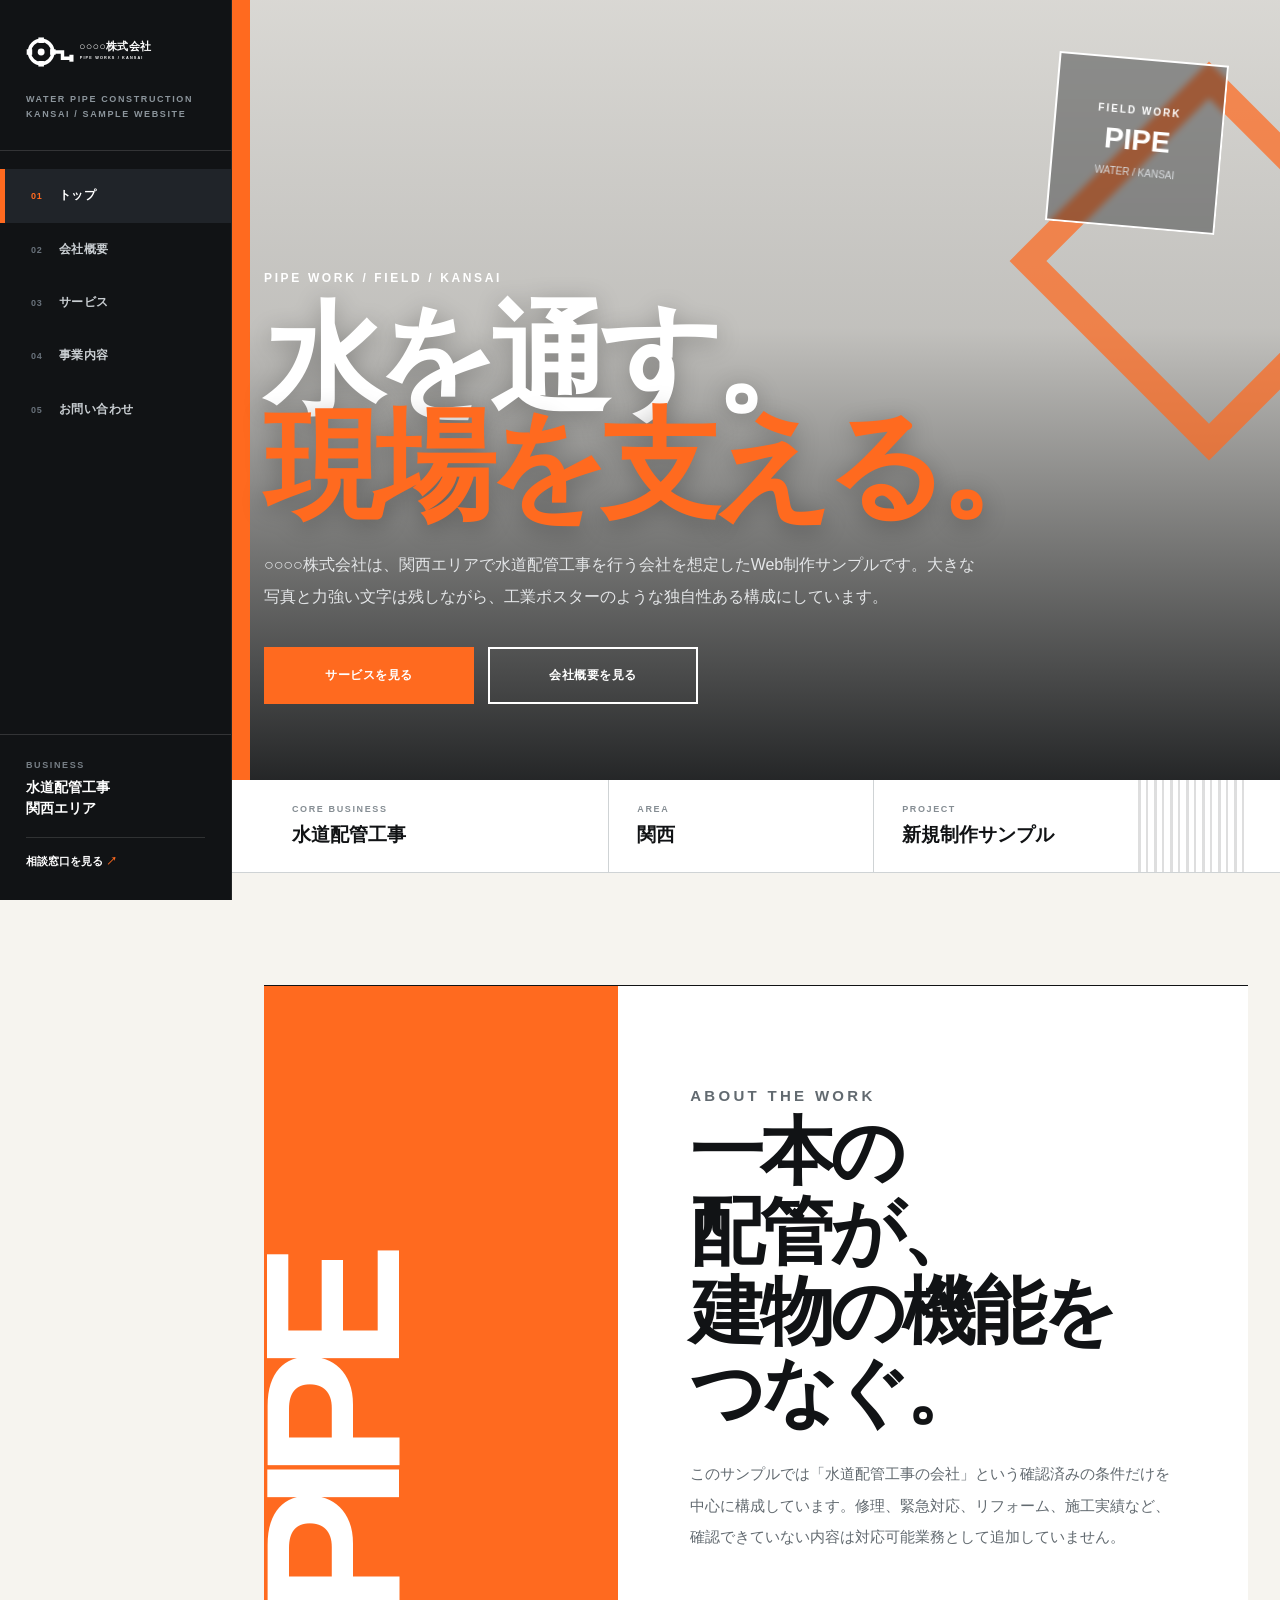
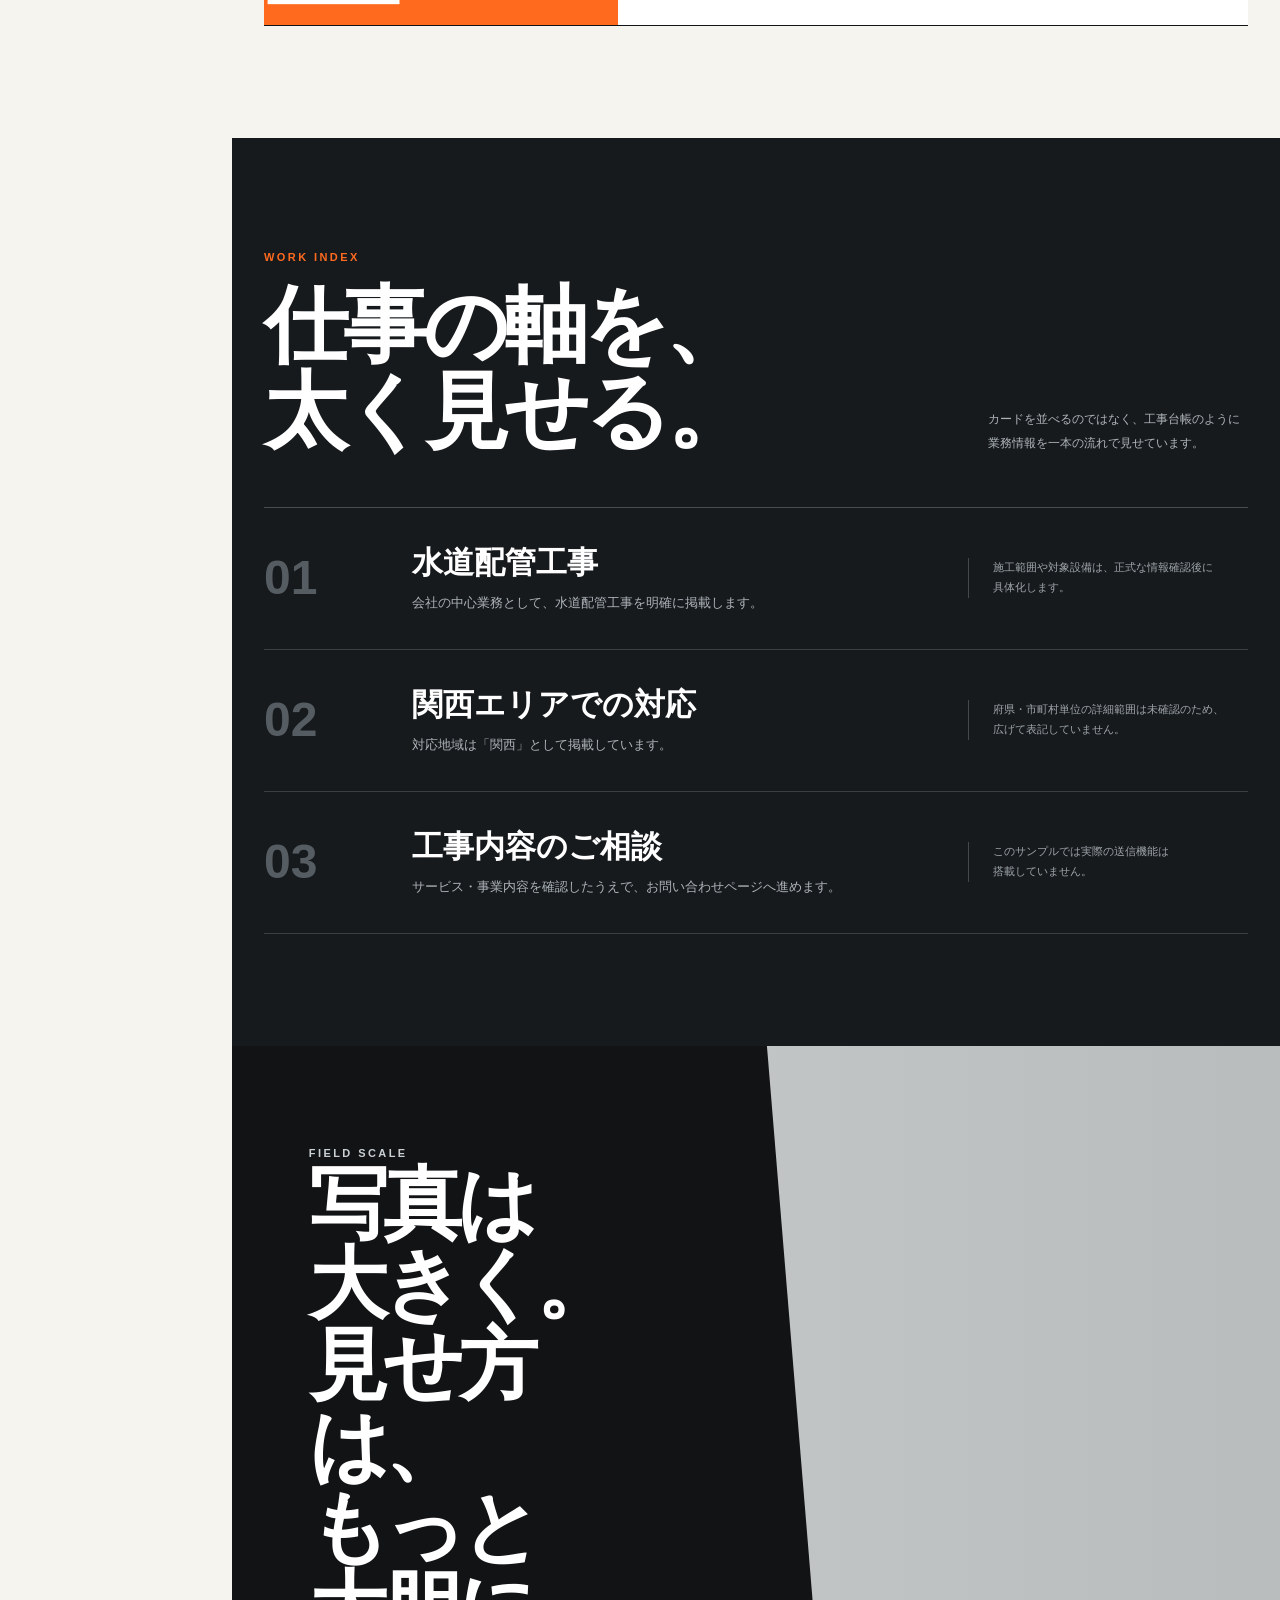
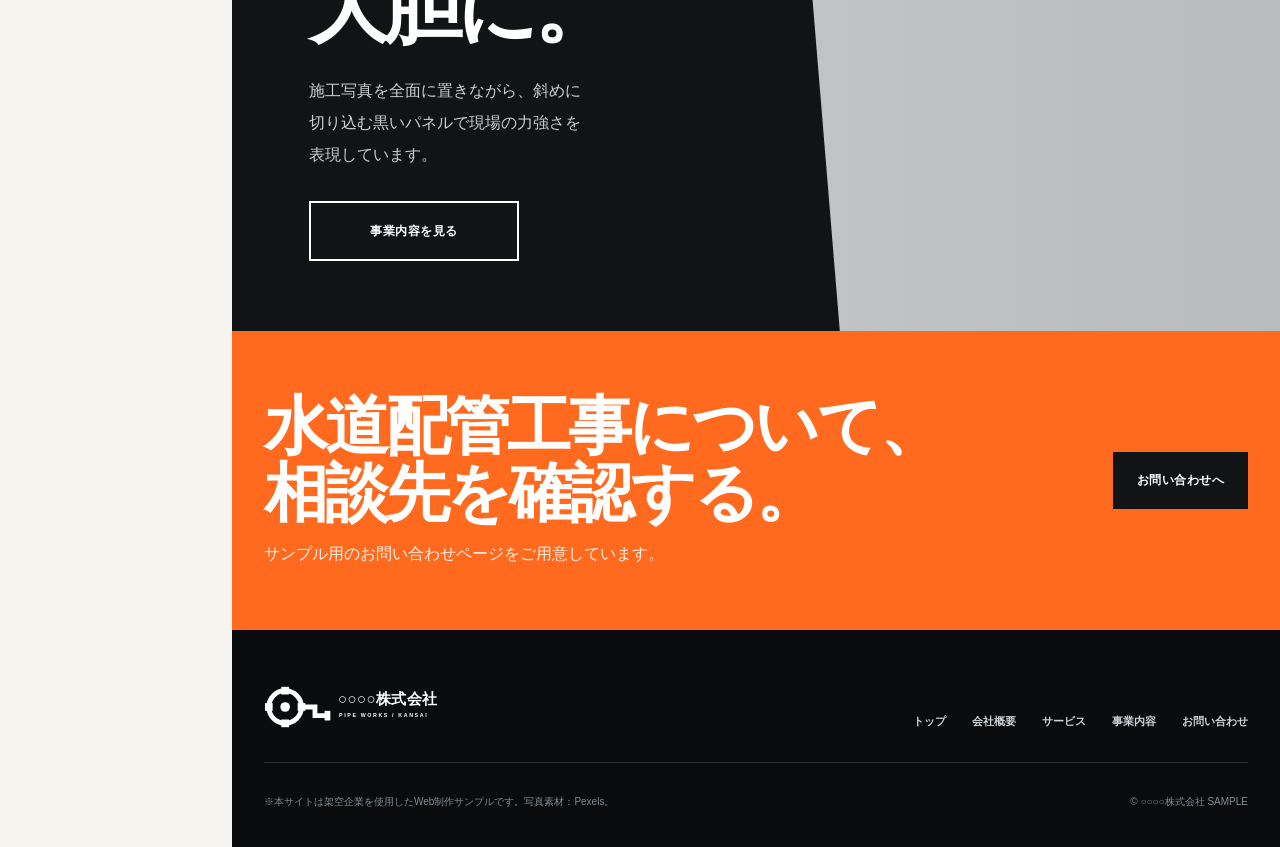
<file: index.html>
<!doctype html>
<html lang="ja">
<head>
  <meta charset="utf-8">
  <meta name="viewport" content="width=device-width, initial-scale=1">
  <meta name="description" content="○○○○株式会社の水道配管工事会社サンプルサイト。関西エリアを想定した水道配管工事をご案内します。">
  <title>○○○○株式会社 | 水道配管工事サンプルサイト</title>
  <link rel="icon" href="assets/logo.svg" type="image/svg+xml">
  <link rel="stylesheet" href="css/style.css">
  <link rel="stylesheet" href="css/japanese-wrap.css">
  <link rel="stylesheet" href="css/photo-cut-fix.css">
</head>
<body>
<aside class="site-rail">
  <div class="rail-brand"><a href="index.html"><img src="assets/logo.svg" alt="○○○○株式会社"></a><p class="rail-code">WATER PIPE CONSTRUCTION<br>KANSAI / SAMPLE WEBSITE</p></div>
  <button class="menu-button" type="button" aria-expanded="false">MENU</button>
  <nav class="site-nav rail-nav" aria-label="メインナビゲーション">
    <a data-no="01" href="index.html" aria-current="page">トップ</a>
    <a data-no="02" href="about.html">会社概要</a>
    <a data-no="03" href="service.html">サービス</a>
    <a data-no="04" href="business.html">事業内容</a>
    <a data-no="05" href="contact.html">お問い合わせ</a>
  </nav>
  <div class="rail-foot"><span>BUSINESS</span><strong>水道配管工事<br>関西エリア</strong><a class="rail-contact" href="contact.html">相談窓口を見る</a></div>
</aside>

<main class="site-main">
  <section class="hero-poster">
    <div class="container hero-content">
      <p class="hero-kicker">PIPE WORK / FIELD / KANSAI</p>
      <h1 class="jp-flow"><span class="jp-phrase">水を通す。</span><wbr><span class="jp-phrase"><em>現場を支える。</em></span></h1>
      <p class="hero-text jp-flow"><span class="jp-phrase">○○○○株式会社は、</span><wbr><span class="jp-phrase">関西エリアで水道配管工事を行う会社を想定した</span><wbr><span class="jp-phrase">Web制作サンプルです。</span><wbr><span class="jp-phrase">大きな写真と力強い文字は残しながら、</span><wbr><span class="jp-phrase">工業ポスターのような独自性ある構成にしています。</span></p>
      <div class="hero-actions"><a class="button button-signal" href="service.html">サービスを見る</a><a class="button button-light" href="about.html">会社概要を見る</a></div>
    </div>
    <div class="hero-stamp"><span>FIELD WORK</span><strong>PIPE</strong><small>WATER / KANSAI</small></div>
  </section>

  <section class="fact-strip">
    <div class="container fact-strip-inner">
      <div class="fact-cell"><small>CORE BUSINESS</small><strong>水道配管工事</strong></div>
      <div class="fact-cell"><small>AREA</small><strong>関西</strong></div>
      <div class="fact-cell"><small>PROJECT</small><strong>新規制作サンプル</strong></div>
      <div class="fact-bars" aria-hidden="true"></div>
    </div>
  </section>

  <section class="section manifesto">
    <div class="container manifesto-grid">
      <div class="manifesto-mark"><span>PIPE</span></div>
      <div class="manifesto-copy">
        <p class="kicker">ABOUT THE WORK</p>
        <h2 class="jp-flow"><span class="jp-phrase">一本の配管が、</span><wbr><span class="jp-phrase">建物の機能をつなぐ。</span></h2>
        <p>このサンプルでは「水道配管工事の会社」という確認済みの条件だけを中心に構成しています。修理、緊急対応、リフォーム、施工実績など、確認できていない内容は対応可能業務として追加していません。</p>
      </div>
    </div>
  </section>

  <section class="section service-run">
    <div class="container">
      <div class="service-run-head"><div><p class="kicker">WORK INDEX</p><h2 class="display-title jp-flow"><span class="jp-phrase">仕事の軸を、</span><wbr><span class="jp-phrase">太く見せる。</span></h2></div><p>カードを並べるのではなく、工事台帳のように業務情報を一本の流れで見せています。</p></div>
      <div class="service-run-list">
        <article class="service-run-item"><div class="num">01</div><div><h3>水道配管工事</h3><p>会社の中心業務として、水道配管工事を明確に掲載します。</p></div><aside>施工範囲や対象設備は、正式な情報確認後に具体化します。</aside></article>
        <article class="service-run-item"><div class="num">02</div><div><h3>関西エリアでの対応</h3><p>対応地域は「関西」として掲載しています。</p></div><aside>府県・市町村単位の詳細範囲は未確認のため、広げて表記していません。</aside></article>
        <article class="service-run-item"><div class="num">03</div><div><h3>工事内容のご相談</h3><p>サービス・事業内容を確認したうえで、お問い合わせページへ進めます。</p></div><aside>このサンプルでは実際の送信機能は搭載していません。</aside></article>
      </div>
    </div>
  </section>

  <section class="photo-cut">
    <div class="photo-cut-bg" aria-hidden="true"></div>
    <div class="photo-cut-panel"><div class="photo-cut-copy"><p class="kicker">FIELD SCALE</p><h2 class="jp-flow"><span class="jp-phrase">写真は大きく。</span><wbr><span class="jp-phrase">見せ方は、もっと大胆に。</span></h2><p>施工写真を全面に置きながら、斜めに切り込む黒いパネルで現場の力強さを表現しています。</p><p style="margin-top:30px"><a class="button button-light" href="business.html">事業内容を見る</a></p></div></div>
  </section>

  <section class="cta"><div class="container cta-inner"><div><h2 class="jp-flow"><span class="jp-phrase">水道配管工事について、</span><wbr><span class="jp-phrase">相談先を確認する。</span></h2><p>サンプル用のお問い合わせページをご用意しています。</p></div><a class="button button-dark" href="contact.html">お問い合わせへ</a></div></section>
</main>

<footer class="site-footer"><div class="container"><div class="footer-main"><a class="footer-logo" href="index.html"><img src="assets/logo.svg" alt="○○○○株式会社"></a><nav class="footer-nav" aria-label="フッターナビ"><a href="index.html">トップ</a><a href="about.html">会社概要</a><a href="service.html">サービス</a><a href="business.html">事業内容</a><a href="contact.html">お問い合わせ</a></nav></div><div class="footer-bottom"><p>※本サイトは架空企業を使用したWeb制作サンプルです。写真素材：Pexels。</p><p>© ○○○○株式会社 SAMPLE</p></div></div></footer>
<script src="js/main.js"></script>
</body>
</html>
</file>
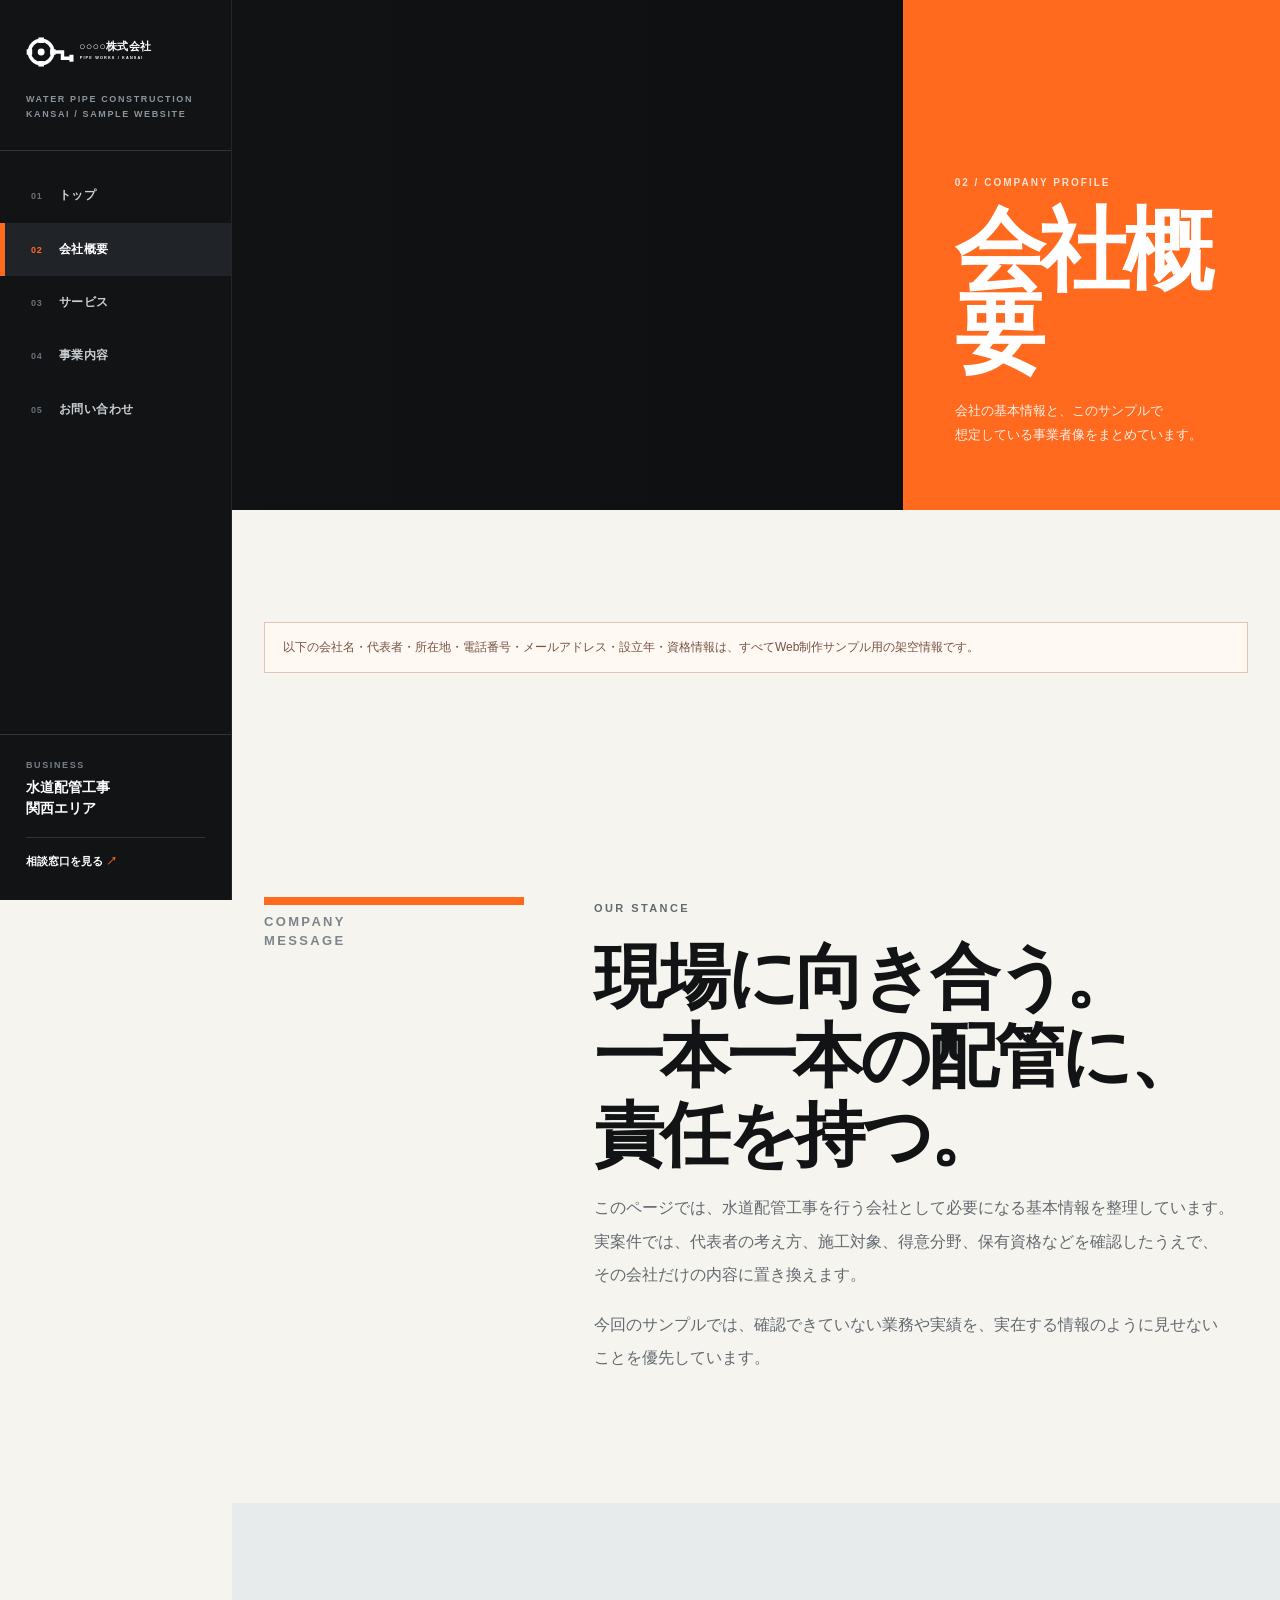
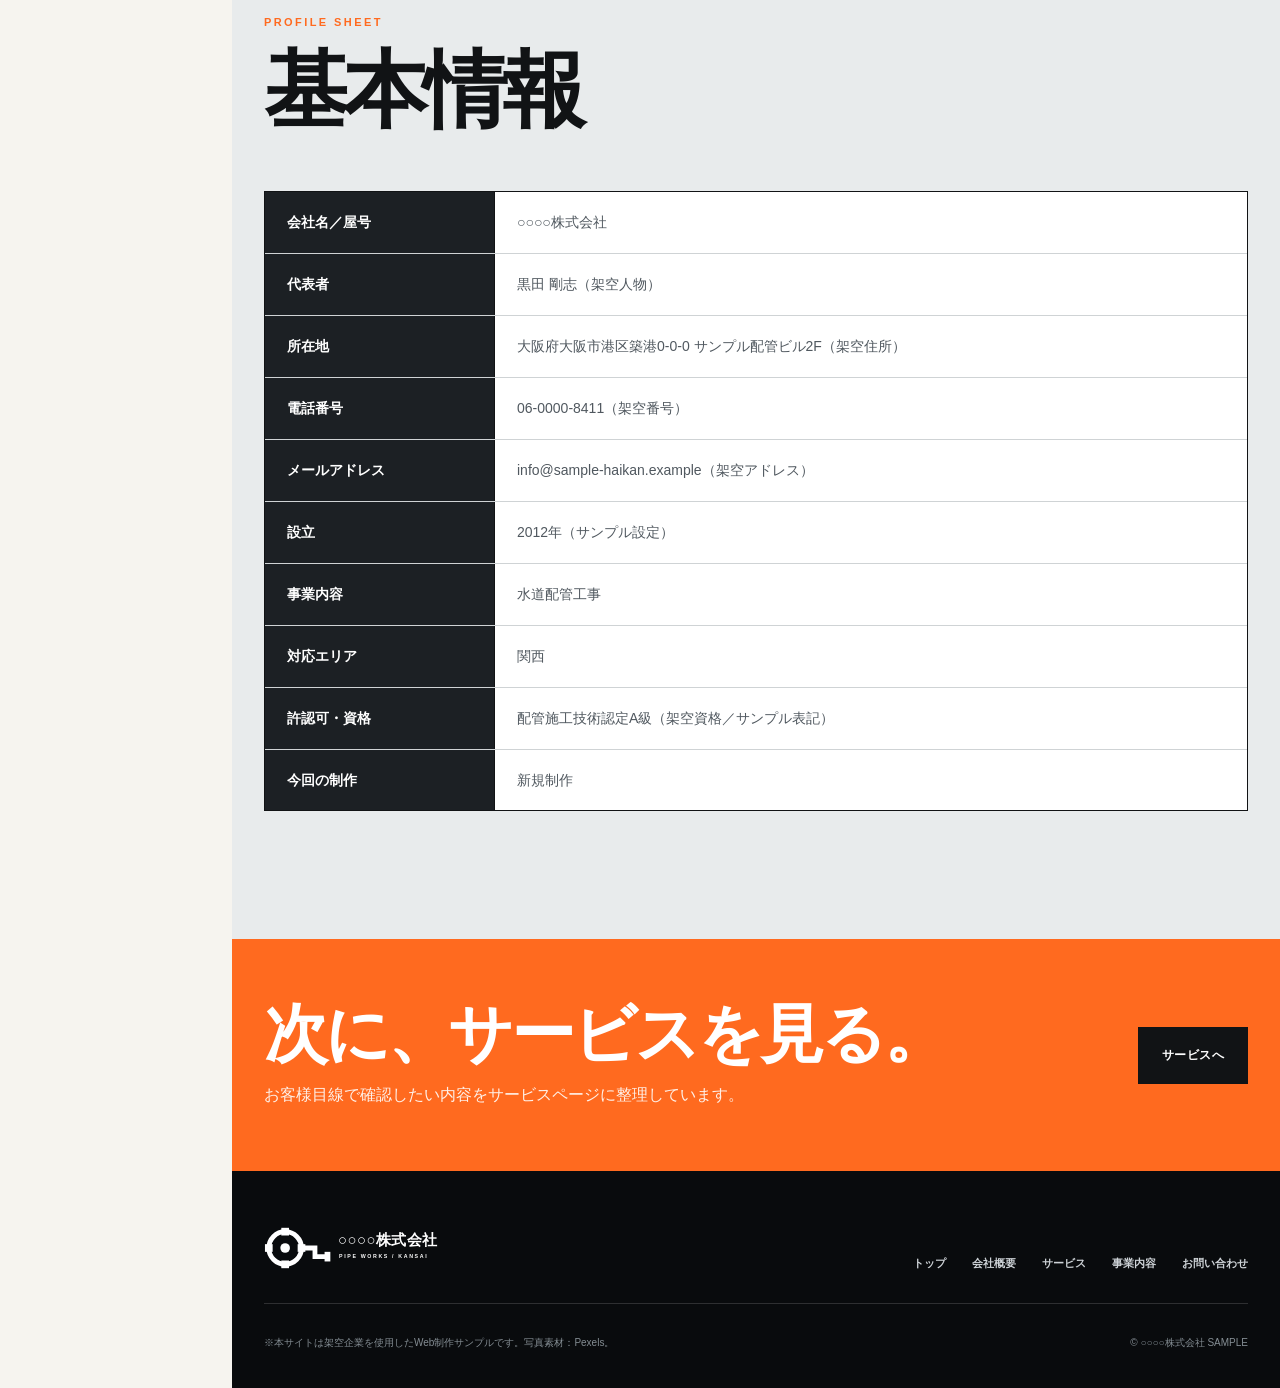
<file: about.html>
<!doctype html>
<html lang="ja">
<head>
  <meta charset="utf-8"><meta name="viewport" content="width=device-width, initial-scale=1">
  <meta name="description" content="○○○○株式会社の会社概要サンプル。水道配管工事会社を想定した架空情報を掲載しています。">
  <title>会社概要 | ○○○○株式会社</title>
  <link rel="icon" href="assets/logo.svg" type="image/svg+xml"><link rel="stylesheet" href="css/style.css"><link rel="stylesheet" href="css/japanese-wrap.css">
</head>
<body>
<aside class="site-rail"><div class="rail-brand"><a href="index.html"><img src="assets/logo.svg" alt="○○○○株式会社"></a><p class="rail-code">WATER PIPE CONSTRUCTION<br>KANSAI / SAMPLE WEBSITE</p></div><button class="menu-button" type="button" aria-expanded="false">MENU</button><nav class="site-nav rail-nav" aria-label="メインナビゲーション"><a data-no="01" href="index.html">トップ</a><a data-no="02" href="about.html" aria-current="page">会社概要</a><a data-no="03" href="service.html">サービス</a><a data-no="04" href="business.html">事業内容</a><a data-no="05" href="contact.html">お問い合わせ</a></nav><div class="rail-foot"><span>BUSINESS</span><strong>水道配管工事<br>関西エリア</strong><a class="rail-contact" href="contact.html">相談窓口を見る</a></div></aside>
<main class="site-main">
  <section class="page-hero about"><div class="page-hero-photo" aria-hidden="true"></div><div class="page-hero-title"><small>02 / COMPANY PROFILE</small><h1>会社概要</h1><p>会社の基本情報と、このサンプルで想定している事業者像をまとめています。</p></div></section>

  <section class="section"><div class="container"><p class="sample-note">以下の会社名・代表者・所在地・電話番号・メールアドレス・設立年・資格情報は、すべてWeb制作サンプル用の架空情報です。</p></div></section>

  <section class="section"><div class="container company-lead"><div class="vertical-label">COMPANY<br>MESSAGE</div><div class="company-copy"><p class="kicker">OUR STANCE</p><h2 class="jp-flow"><span class="jp-phrase">現場に向き合う。</span><wbr><span class="jp-phrase">一本一本の配管に、</span><wbr><span class="jp-phrase">責任を持つ。</span></h2><p>このページでは、水道配管工事を行う会社として必要になる基本情報を整理しています。実案件では、代表者の考え方、施工対象、得意分野、保有資格などを確認したうえで、その会社だけの内容に置き換えます。</p><p>今回のサンプルでは、確認できていない業務や実績を、実在する情報のように見せないことを優先しています。</p></div></div></section>

  <section class="section" style="background:#e8ebec"><div class="container"><p class="kicker">PROFILE SHEET</p><h2 class="display-title">基本情報</h2><dl class="company-sheet">
    <div class="company-row"><dt>会社名／屋号</dt><dd>○○○○株式会社</dd></div>
    <div class="company-row"><dt>代表者</dt><dd>黒田 剛志（架空人物）</dd></div>
    <div class="company-row"><dt>所在地</dt><dd>大阪府大阪市港区築港0-0-0 サンプル配管ビル2F（架空住所）</dd></div>
    <div class="company-row"><dt>電話番号</dt><dd>06-0000-8411（架空番号）</dd></div>
    <div class="company-row"><dt>メールアドレス</dt><dd>info@sample-haikan.example（架空アドレス）</dd></div>
    <div class="company-row"><dt>設立</dt><dd>2012年（サンプル設定）</dd></div>
    <div class="company-row"><dt>事業内容</dt><dd>水道配管工事</dd></div>
    <div class="company-row"><dt>対応エリア</dt><dd>関西</dd></div>
    <div class="company-row"><dt>許認可・資格</dt><dd>配管施工技術認定A級（架空資格／サンプル表記）</dd></div>
    <div class="company-row"><dt>今回の制作</dt><dd>新規制作</dd></div>
  </dl></div></section>

  <section class="cta"><div class="container cta-inner"><div><h2>次に、サービスを見る。</h2><p>お客様目線で確認したい内容をサービスページに整理しています。</p></div><a class="button button-dark" href="service.html">サービスへ</a></div></section>
</main>
<footer class="site-footer"><div class="container"><div class="footer-main"><a class="footer-logo" href="index.html"><img src="assets/logo.svg" alt="○○○○株式会社"></a><nav class="footer-nav" aria-label="フッターナビ"><a href="index.html">トップ</a><a href="about.html">会社概要</a><a href="service.html">サービス</a><a href="business.html">事業内容</a><a href="contact.html">お問い合わせ</a></nav></div><div class="footer-bottom"><p>※本サイトは架空企業を使用したWeb制作サンプルです。写真素材：Pexels。</p><p>© ○○○○株式会社 SAMPLE</p></div></div></footer><script src="js/main.js"></script>
</body></html>
</file>
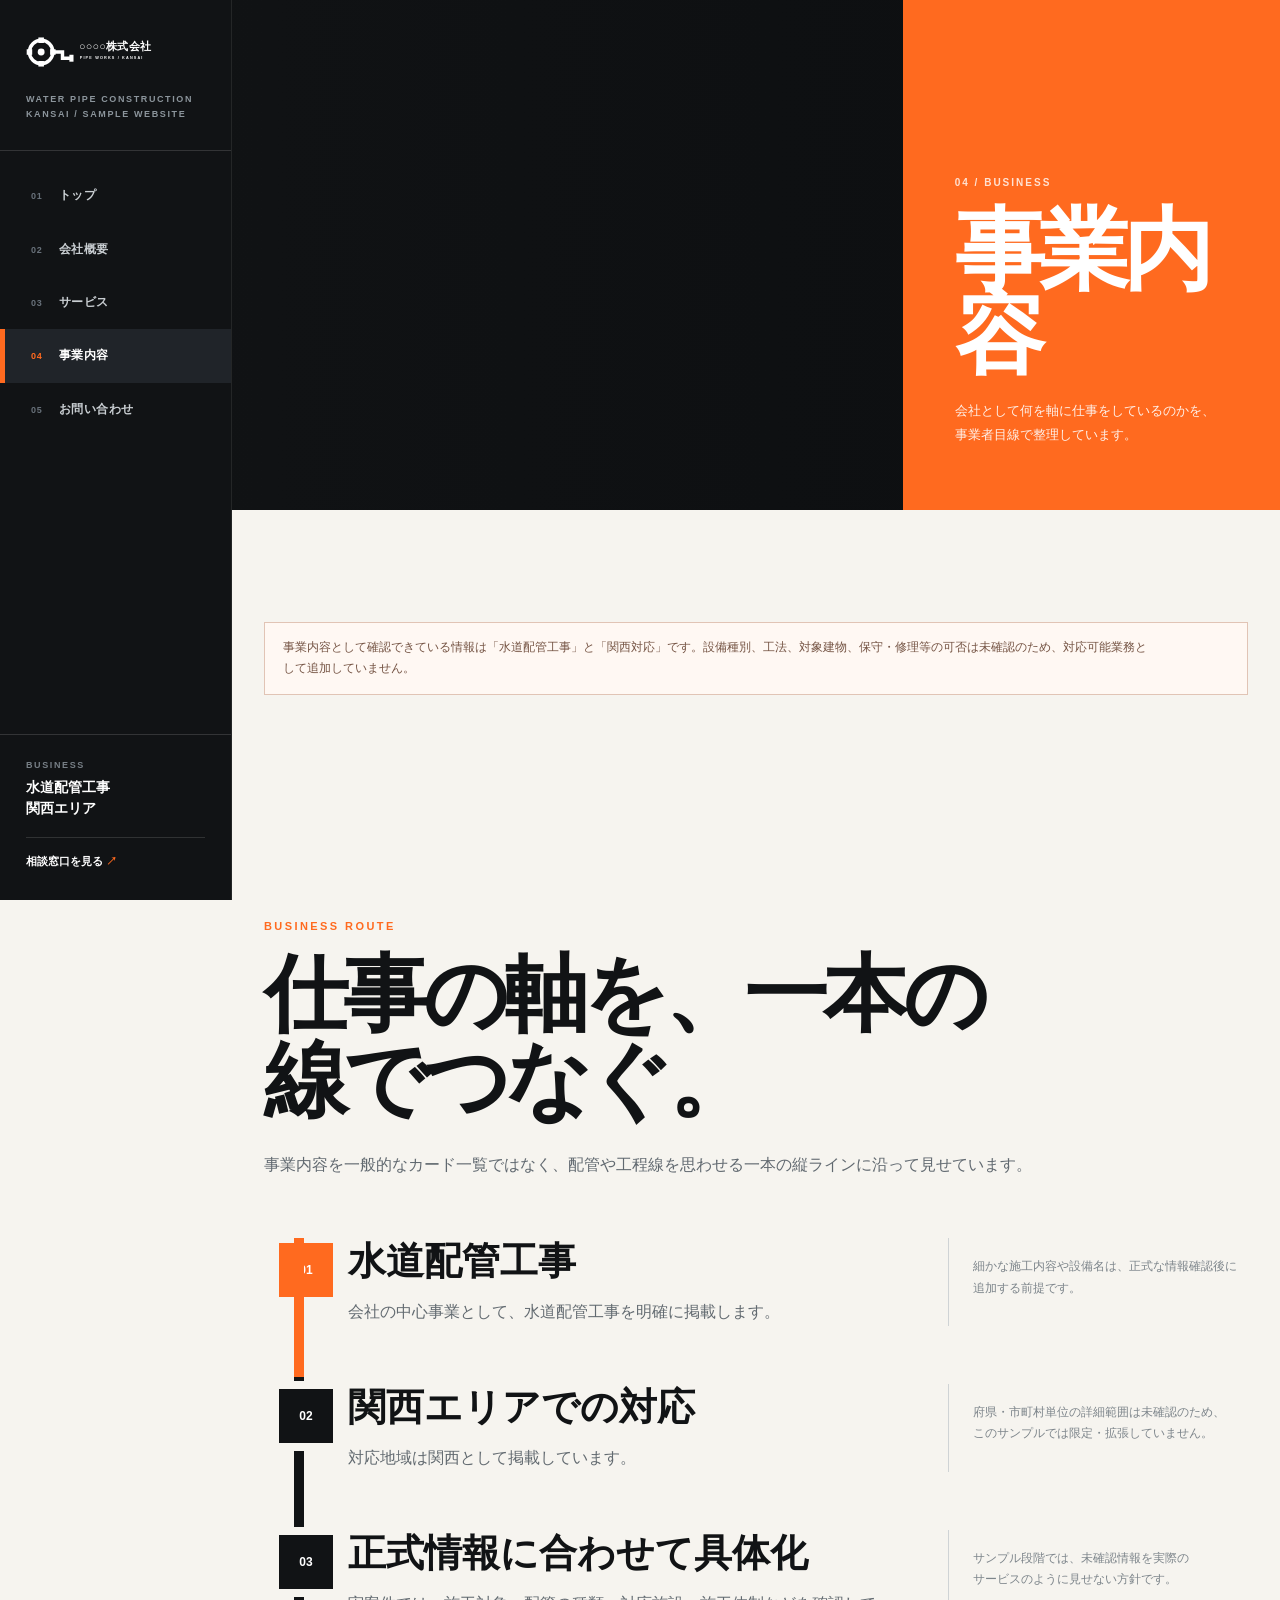
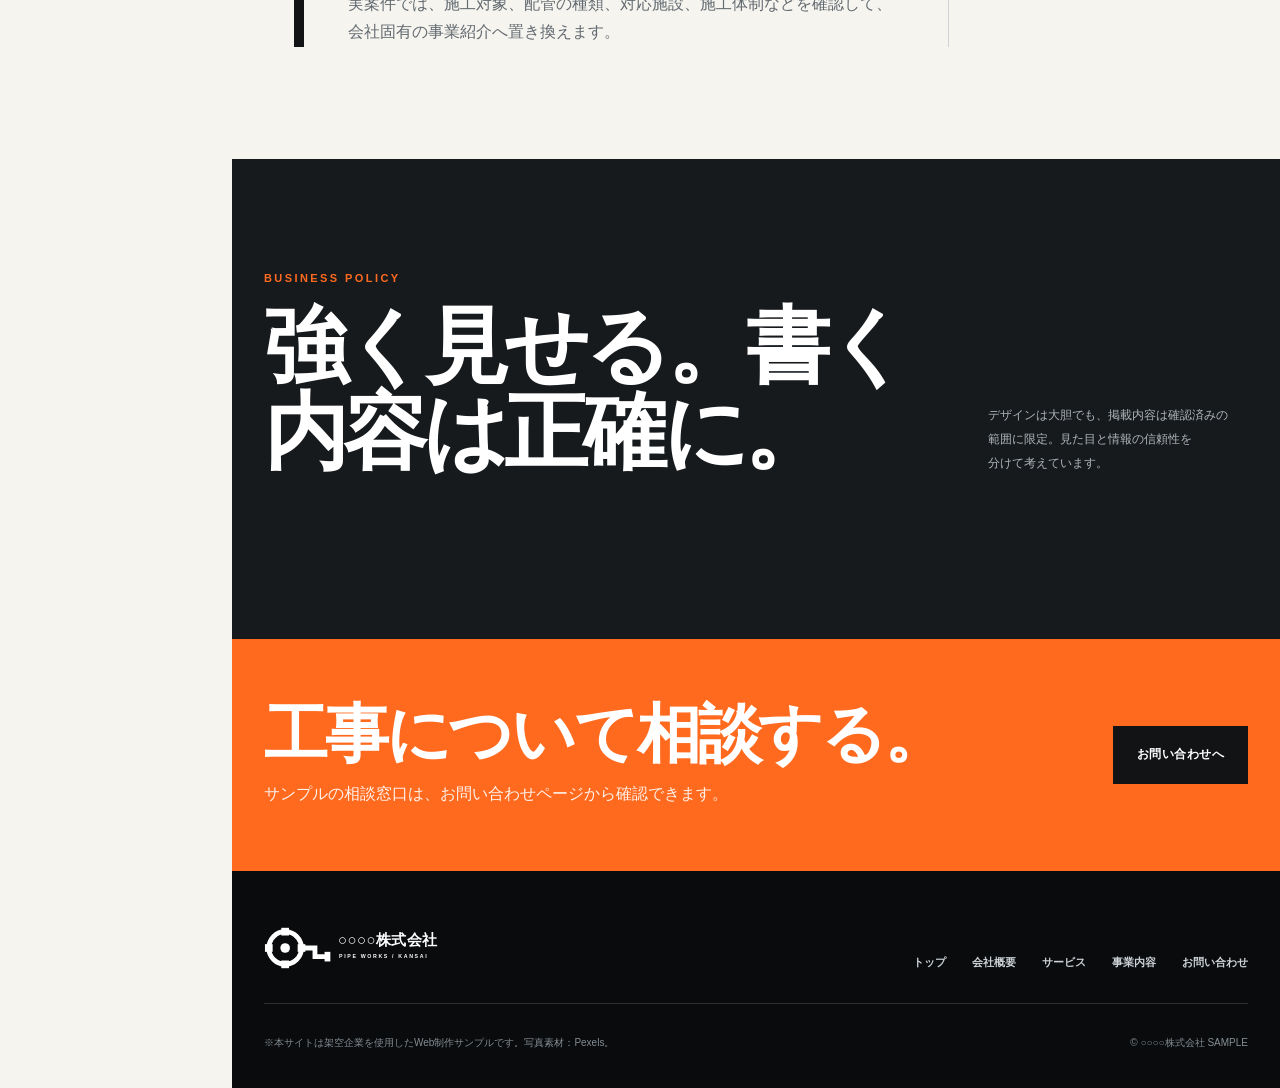
<file: business.html>
<!doctype html>
<html lang="ja">
<head><meta charset="utf-8"><meta name="viewport" content="width=device-width, initial-scale=1"><meta name="description" content="○○○○株式会社の事業内容サンプル。水道配管工事を中心とした業務領域を掲載しています。"><title>事業内容 | ○○○○株式会社</title><link rel="icon" href="assets/logo.svg" type="image/svg+xml"><link rel="stylesheet" href="css/style.css"><link rel="stylesheet" href="css/japanese-wrap.css"></head>
<body>
<aside class="site-rail"><div class="rail-brand"><a href="index.html"><img src="assets/logo.svg" alt="○○○○株式会社"></a><p class="rail-code">WATER PIPE CONSTRUCTION<br>KANSAI / SAMPLE WEBSITE</p></div><button class="menu-button" type="button" aria-expanded="false">MENU</button><nav class="site-nav rail-nav" aria-label="メインナビゲーション"><a data-no="01" href="index.html">トップ</a><a data-no="02" href="about.html">会社概要</a><a data-no="03" href="service.html">サービス</a><a data-no="04" href="business.html" aria-current="page">事業内容</a><a data-no="05" href="contact.html">お問い合わせ</a></nav><div class="rail-foot"><span>BUSINESS</span><strong>水道配管工事<br>関西エリア</strong><a class="rail-contact" href="contact.html">相談窓口を見る</a></div></aside>
<main class="site-main">
  <section class="page-hero business"><div class="page-hero-photo" aria-hidden="true"></div><div class="page-hero-title"><small>04 / BUSINESS</small><h1>事業内容</h1><p>会社として何を軸に仕事をしているのかを、事業者目線で整理しています。</p></div></section>

  <section class="section"><div class="container"><p class="sample-note">事業内容として確認できている情報は「水道配管工事」と「関西対応」です。設備種別、工法、対象建物、保守・修理等の可否は未確認のため、対応可能業務として追加していません。</p></div></section>

  <section class="section"><div class="container"><p class="kicker">BUSINESS ROUTE</p><h2 class="display-title jp-flow"><span class="jp-phrase">仕事の軸を、</span><wbr><span class="jp-phrase">一本の線でつなぐ。</span></h2><p class="lead">事業内容を一般的なカード一覧ではなく、配管や工程線を思わせる一本の縦ラインに沿って見せています。</p>
    <div class="business-road">
      <article class="business-node" data-no="01"><div><h2>水道配管工事</h2><p>会社の中心事業として、水道配管工事を明確に掲載します。</p></div><aside>細かな施工内容や設備名は、正式な情報確認後に追加する前提です。</aside></article>
      <article class="business-node" data-no="02"><div><h2>関西エリアでの対応</h2><p>対応地域は関西として掲載しています。</p></div><aside>府県・市町村単位の詳細範囲は未確認のため、このサンプルでは限定・拡張していません。</aside></article>
      <article class="business-node" data-no="03"><div><h2>正式情報に合わせて具体化</h2><p>実案件では、施工対象、配管の種類、対応施設、施工体制などを確認して、会社固有の事業紹介へ置き換えます。</p></div><aside>サンプル段階では、未確認情報を実際のサービスのように見せない方針です。</aside></article>
    </div>
  </div></section>

  <section class="section service-run"><div class="container"><div class="service-run-head"><div><p class="kicker">BUSINESS POLICY</p><h2 class="display-title jp-flow"><span class="jp-phrase">強く見せる。</span><wbr><span class="jp-phrase">書く内容は正確に。</span></h2></div><p>デザインは大胆でも、掲載内容は確認済みの範囲に限定。見た目と情報の信頼性を分けて考えています。</p></div></div></section>

  <section class="cta"><div class="container cta-inner"><div><h2>工事について相談する。</h2><p>サンプルの相談窓口は、お問い合わせページから確認できます。</p></div><a class="button button-dark" href="contact.html">お問い合わせへ</a></div></section>
</main>
<footer class="site-footer"><div class="container"><div class="footer-main"><a class="footer-logo" href="index.html"><img src="assets/logo.svg" alt="○○○○株式会社"></a><nav class="footer-nav" aria-label="フッターナビ"><a href="index.html">トップ</a><a href="about.html">会社概要</a><a href="service.html">サービス</a><a href="business.html">事業内容</a><a href="contact.html">お問い合わせ</a></nav></div><div class="footer-bottom"><p>※本サイトは架空企業を使用したWeb制作サンプルです。写真素材：Pexels。</p><p>© ○○○○株式会社 SAMPLE</p></div></div></footer><script src="js/main.js"></script>
</body></html>
</file>
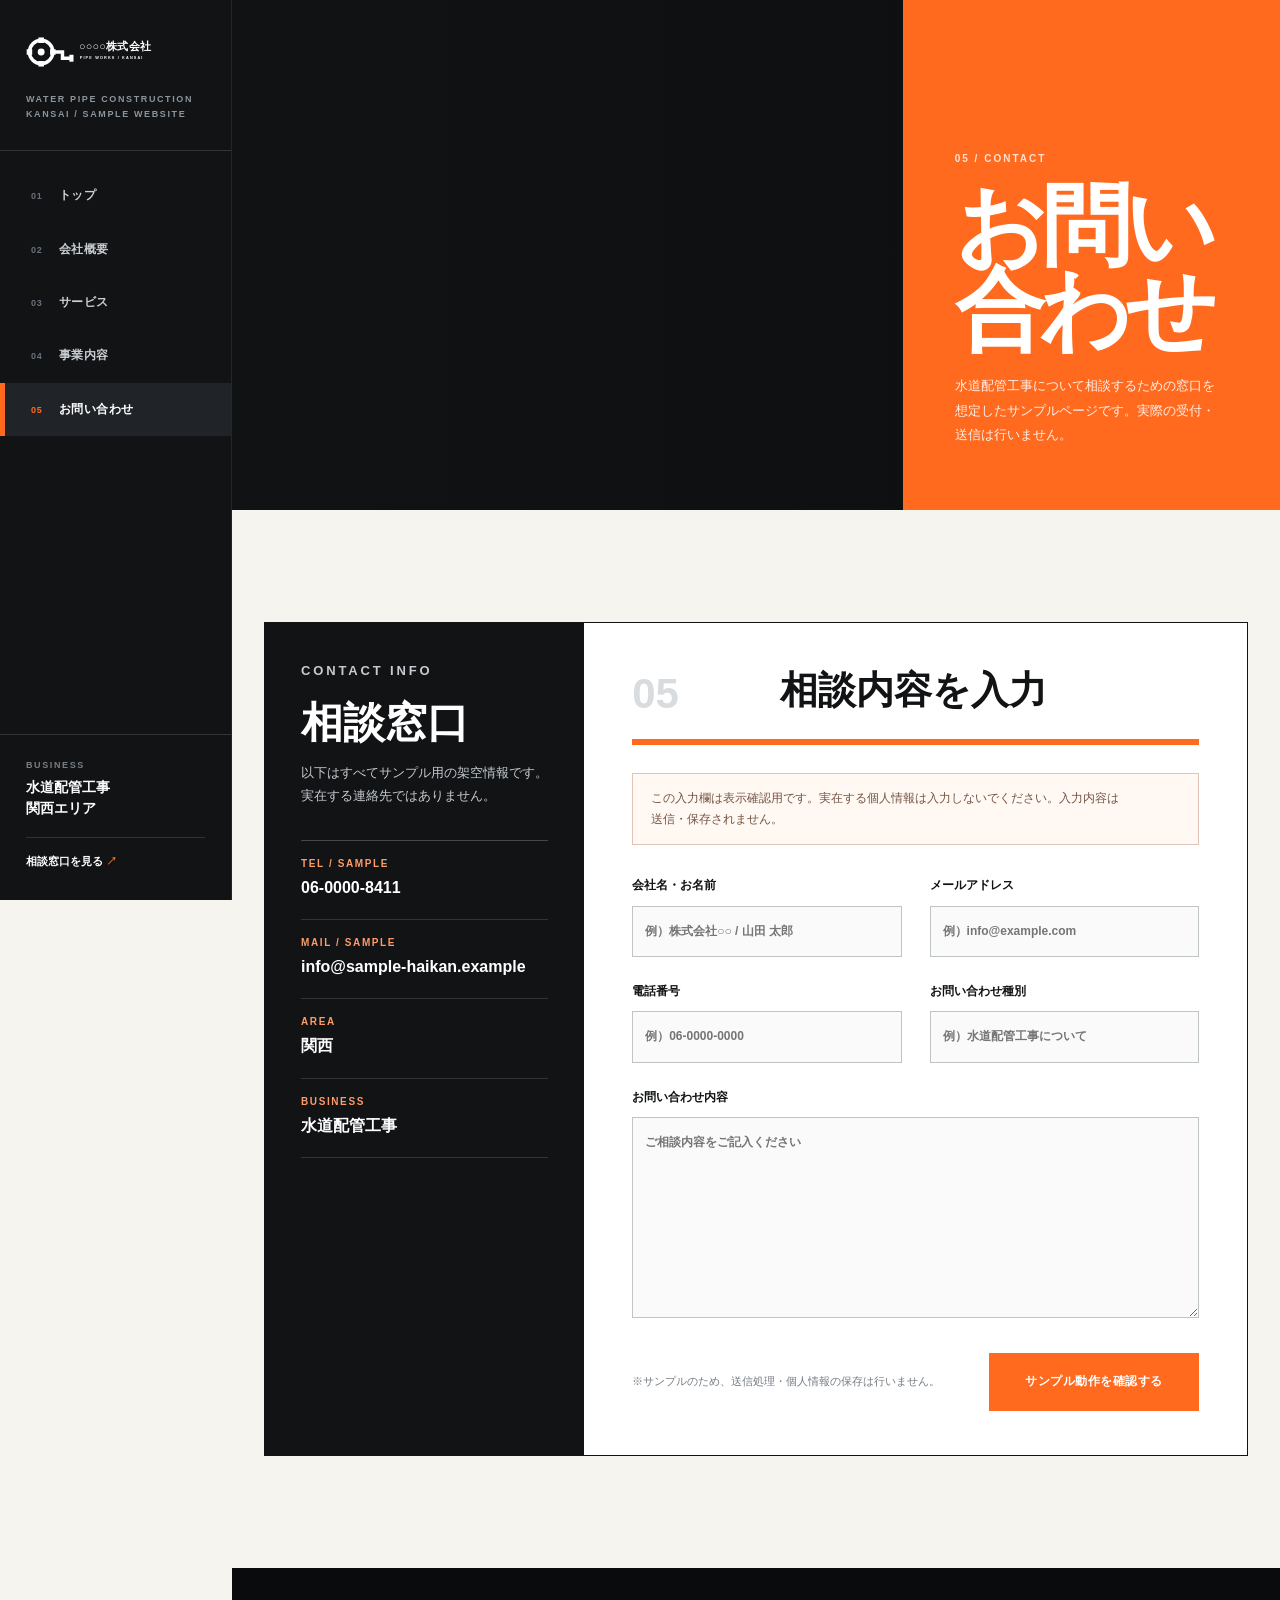
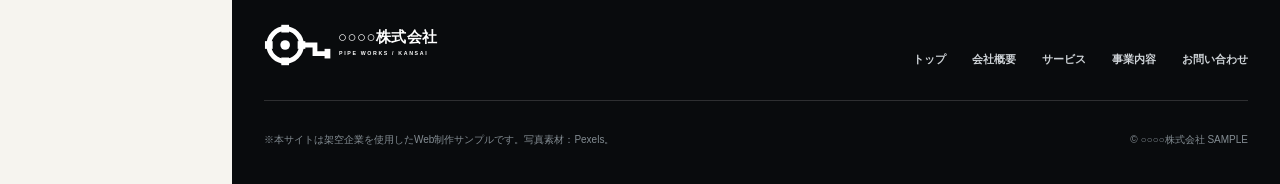
<file: contact.html>
<!doctype html>
<html lang="ja">
<head><meta charset="utf-8"><meta name="viewport" content="width=device-width, initial-scale=1"><meta name="description" content="○○○○株式会社のお問い合わせサンプルページ。入力内容は送信・保存されません。"><title>お問い合わせ | ○○○○株式会社</title><link rel="icon" href="assets/logo.svg" type="image/svg+xml"><link rel="stylesheet" href="css/style.css"><link rel="stylesheet" href="css/japanese-wrap.css"></head>
<body>
<aside class="site-rail"><div class="rail-brand"><a href="index.html"><img src="assets/logo.svg" alt="○○○○株式会社"></a><p class="rail-code">WATER PIPE CONSTRUCTION<br>KANSAI / SAMPLE WEBSITE</p></div><button class="menu-button" type="button" aria-expanded="false">MENU</button><nav class="site-nav rail-nav" aria-label="メインナビゲーション"><a data-no="01" href="index.html">トップ</a><a data-no="02" href="about.html">会社概要</a><a data-no="03" href="service.html">サービス</a><a data-no="04" href="business.html">事業内容</a><a data-no="05" href="contact.html" aria-current="page">お問い合わせ</a></nav><div class="rail-foot"><span>BUSINESS</span><strong>水道配管工事<br>関西エリア</strong><a class="rail-contact" href="contact.html">相談窓口を見る</a></div></aside>
<main class="site-main">
  <section class="page-hero contact"><div class="page-hero-photo" aria-hidden="true"></div><div class="page-hero-title"><small>05 / CONTACT</small><h1>お問い合わせ</h1><p>水道配管工事について相談するための窓口を想定したサンプルページです。実際の受付・送信は行いません。</p></div></section>

  <section class="section"><div class="container contact-stage"><aside class="contact-info"><p class="kicker">CONTACT INFO</p><h2>相談窓口</h2><p>以下はすべてサンプル用の架空情報です。実在する連絡先ではありません。</p><div class="contact-data"><div><span>TEL / SAMPLE</span><strong>06-0000-8411</strong></div><div><span>MAIL / SAMPLE</span><strong>info@sample-haikan.example</strong></div><div><span>AREA</span><strong>関西</strong></div><div><span>BUSINESS</span><strong>水道配管工事</strong></div></div></aside>
    <div class="contact-form" role="form" aria-label="お問い合わせフォーム（サンプル）"><div class="form-head"><span>05</span><h2>相談内容を入力</h2></div><p class="sample-note" style="margin-top:28px">この入力欄は表示確認用です。実在する個人情報は入力しないでください。入力内容は送信・保存されません。</p><div class="form-grid"><label>会社名・お名前<input type="text" autocomplete="off" placeholder="例）株式会社○○ / 山田 太郎"></label><label>メールアドレス<input type="email" autocomplete="off" placeholder="例）info@example.com"></label><label>電話番号<input type="tel" autocomplete="off" placeholder="例）06-0000-0000"></label><label>お問い合わせ種別<input type="text" autocomplete="off" placeholder="例）水道配管工事について"></label><label class="full">お問い合わせ内容<textarea rows="8" autocomplete="off" placeholder="ご相談内容をご記入ください"></textarea></label></div><div class="form-actions"><p class="form-note">※サンプルのため、送信処理・個人情報の保存は行いません。</p><button class="button button-signal" id="contact-demo-button" type="button">サンプル動作を確認する</button></div></div>
  </div></section>
</main>
<footer class="site-footer"><div class="container"><div class="footer-main"><a class="footer-logo" href="index.html"><img src="assets/logo.svg" alt="○○○○株式会社"></a><nav class="footer-nav" aria-label="フッターナビ"><a href="index.html">トップ</a><a href="about.html">会社概要</a><a href="service.html">サービス</a><a href="business.html">事業内容</a><a href="contact.html">お問い合わせ</a></nav></div><div class="footer-bottom"><p>※本サイトは架空企業を使用したWeb制作サンプルです。写真素材：Pexels。</p><p>© ○○○○株式会社 SAMPLE</p></div></div></footer><script src="js/main.js"></script>
</body></html>
</file>
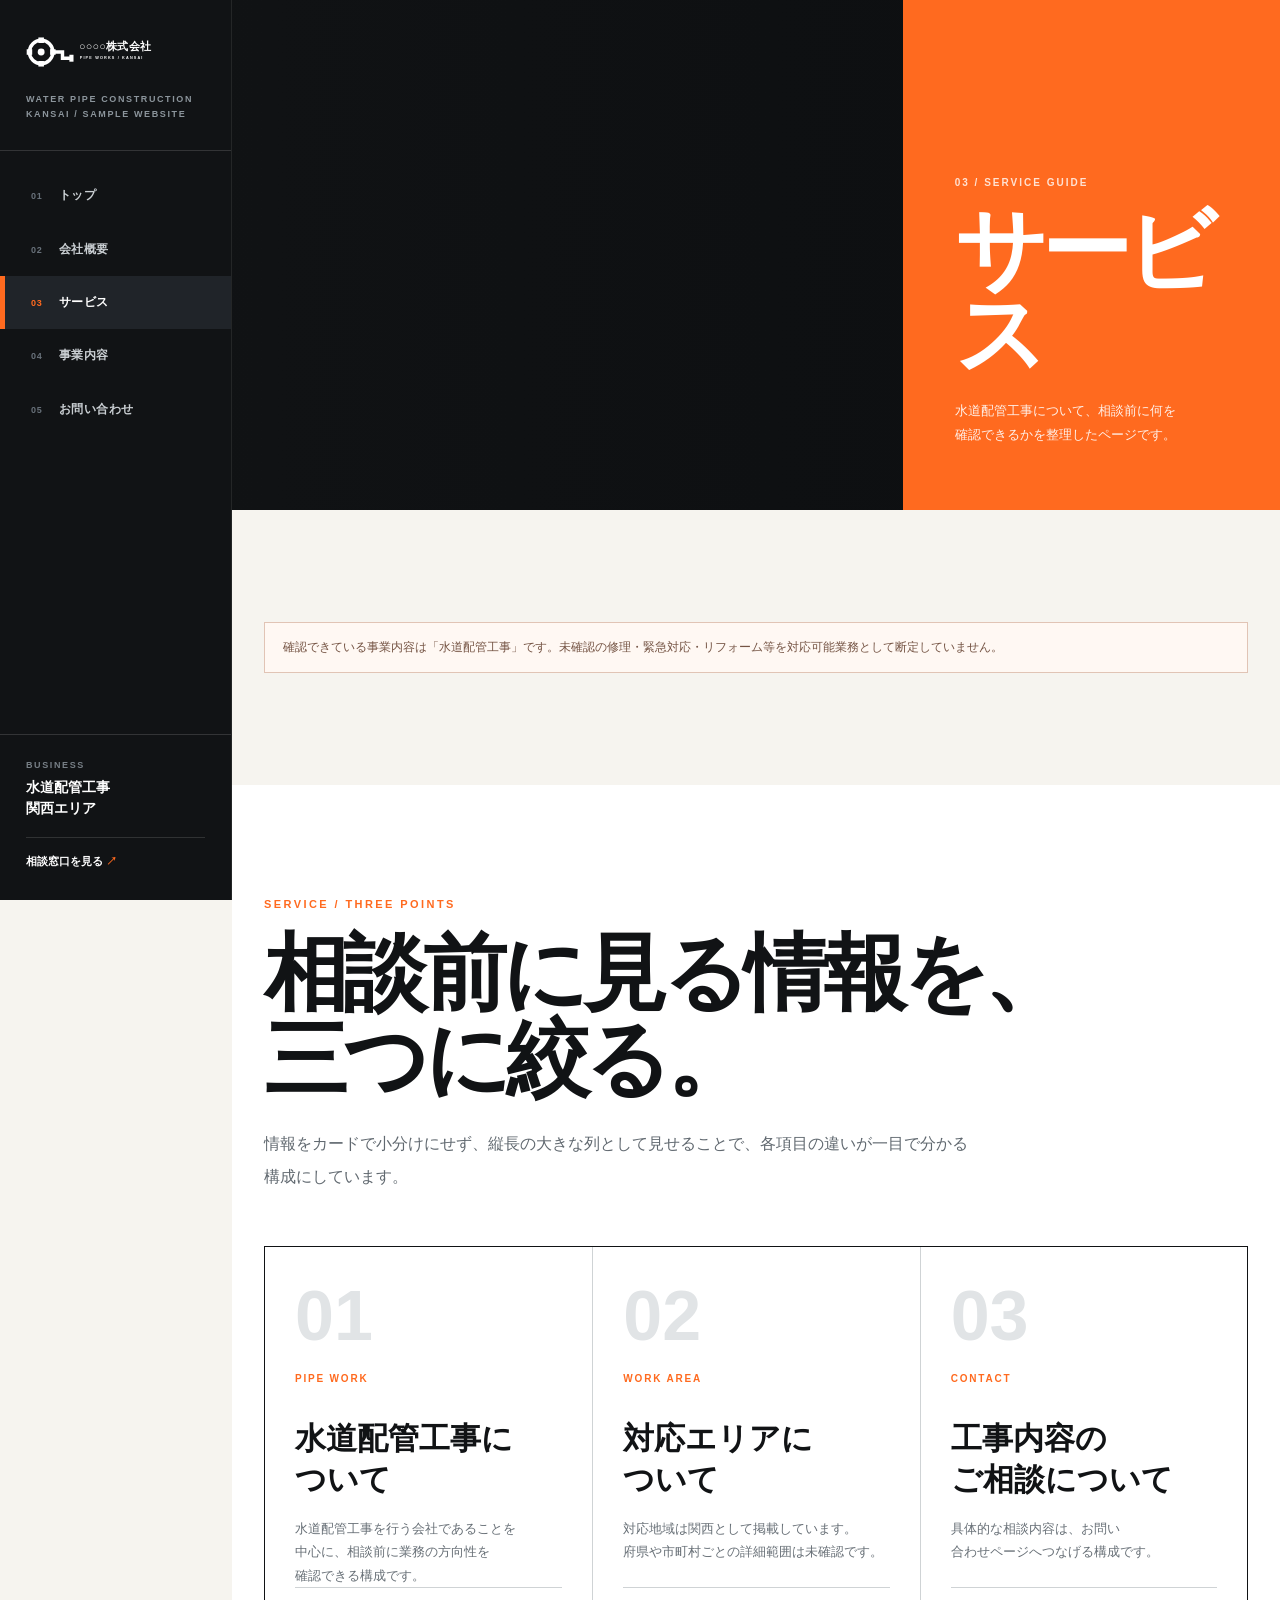
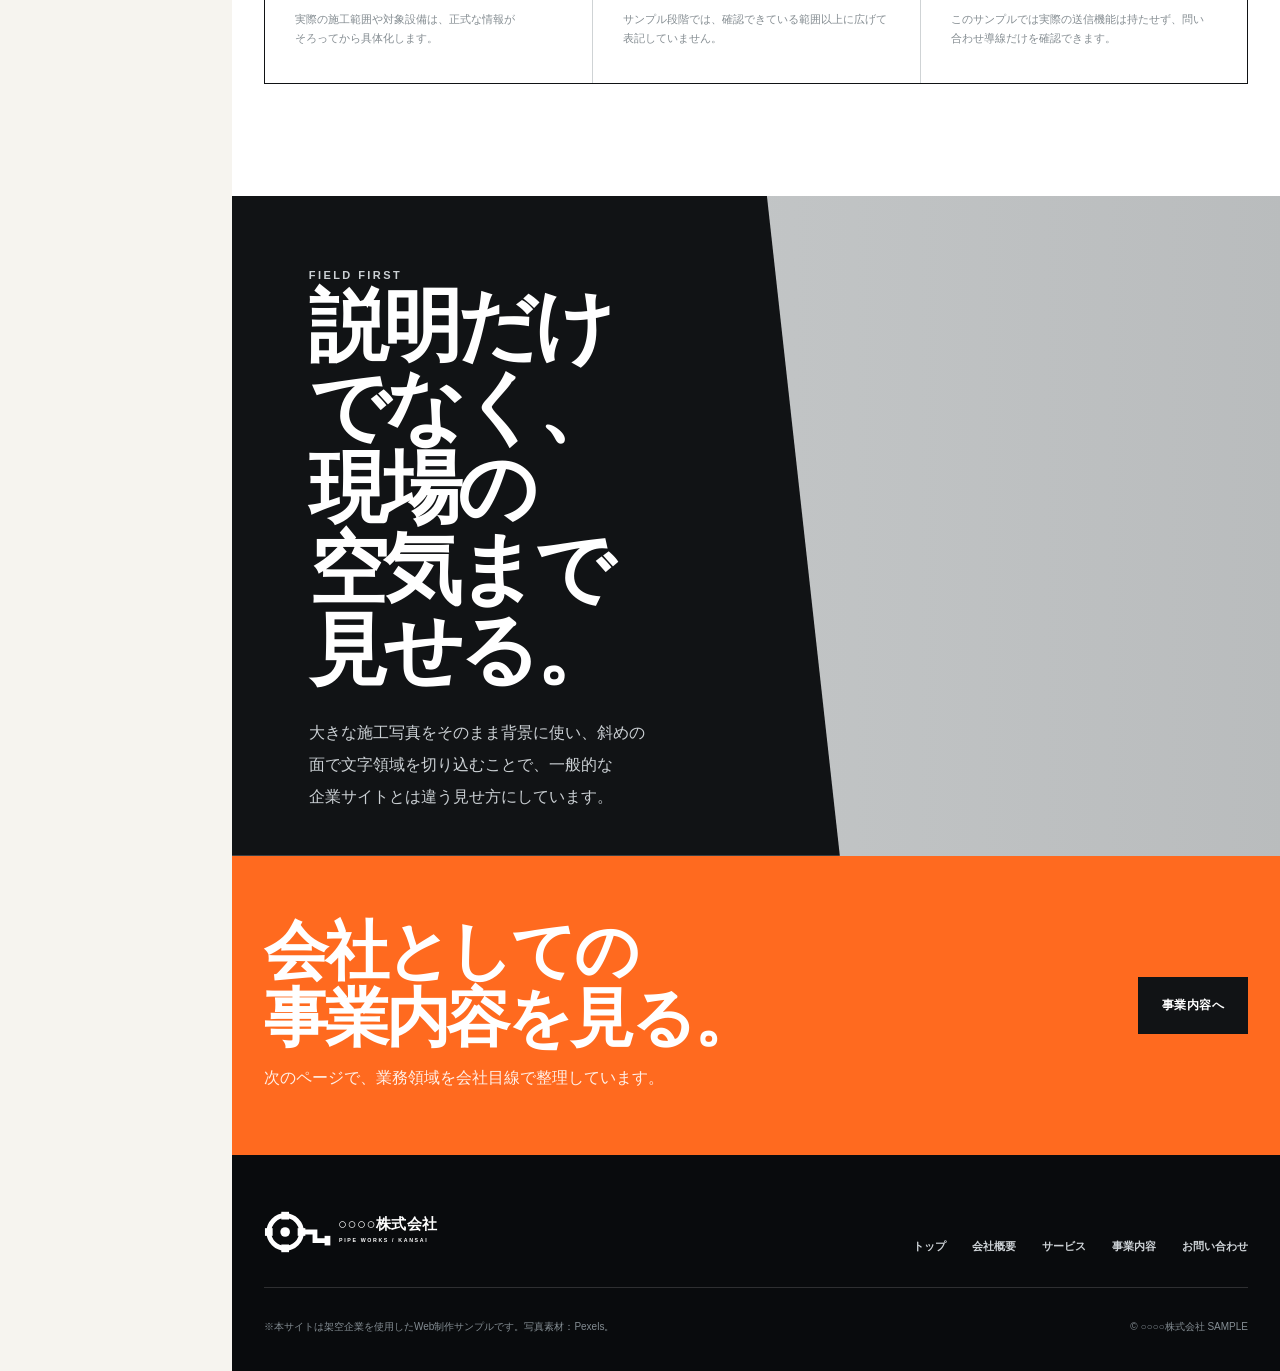
<file: service.html>
<!doctype html>
<html lang="ja">
<head><meta charset="utf-8"><meta name="viewport" content="width=device-width, initial-scale=1"><meta name="description" content="○○○○株式会社のサービスサンプル。水道配管工事に関する相談内容を整理しています。"><title>サービス | ○○○○株式会社</title><link rel="icon" href="assets/logo.svg" type="image/svg+xml"><link rel="stylesheet" href="css/style.css"><link rel="stylesheet" href="css/japanese-wrap.css"></head>
<body>
<aside class="site-rail"><div class="rail-brand"><a href="index.html"><img src="assets/logo.svg" alt="○○○○株式会社"></a><p class="rail-code">WATER PIPE CONSTRUCTION<br>KANSAI / SAMPLE WEBSITE</p></div><button class="menu-button" type="button" aria-expanded="false">MENU</button><nav class="site-nav rail-nav" aria-label="メインナビゲーション"><a data-no="01" href="index.html">トップ</a><a data-no="02" href="about.html">会社概要</a><a data-no="03" href="service.html" aria-current="page">サービス</a><a data-no="04" href="business.html">事業内容</a><a data-no="05" href="contact.html">お問い合わせ</a></nav><div class="rail-foot"><span>BUSINESS</span><strong>水道配管工事<br>関西エリア</strong><a class="rail-contact" href="contact.html">相談窓口を見る</a></div></aside>
<main class="site-main">
  <section class="page-hero service"><div class="page-hero-photo" aria-hidden="true"></div><div class="page-hero-title"><small>03 / SERVICE GUIDE</small><h1>サービス</h1><p>水道配管工事について、相談前に何を確認できるかを整理したページです。</p></div></section>

  <section class="section"><div class="container"><p class="sample-note">確認できている事業内容は「水道配管工事」です。未確認の修理・緊急対応・リフォーム等を対応可能業務として断定していません。</p></div></section>

  <section class="section" style="background:#fff"><div class="container"><p class="kicker">SERVICE / THREE POINTS</p><h2 class="display-title jp-flow"><span class="jp-phrase">相談前に見る情報を、</span><wbr><span class="jp-phrase">三つに絞る。</span></h2><p class="lead">情報をカードで小分けにせず、縦長の大きな列として見せることで、各項目の違いが一目で分かる構成にしています。</p>
    <div class="service-columns">
      <article class="service-column"><span class="service-no">01</span><small>PIPE WORK</small><h2>水道配管工事について</h2><p>水道配管工事を行う会社であることを中心に、相談前に業務の方向性を確認できる構成です。</p><div class="service-foot">実際の施工範囲や対象設備は、正式な情報がそろってから具体化します。</div></article>
      <article class="service-column"><span class="service-no">02</span><small>WORK AREA</small><h2>対応エリアについて</h2><p>対応地域は関西として掲載しています。府県や市町村ごとの詳細範囲は未確認です。</p><div class="service-foot">サンプル段階では、確認できている範囲以上に広げて表記していません。</div></article>
      <article class="service-column"><span class="service-no">03</span><small>CONTACT</small><h2>工事内容のご相談について</h2><p>具体的な相談内容は、お問い合わせページへつなげる構成です。</p><div class="service-foot">このサンプルでは実際の送信機能は持たせず、問い合わせ導線だけを確認できます。</div></article>
    </div>
  </div></section>

  <section class="photo-cut"><div class="photo-cut-bg" aria-hidden="true"></div><div class="photo-cut-panel"><div class="photo-cut-copy"><p class="kicker">FIELD FIRST</p><h2 class="jp-flow"><span class="jp-phrase">説明だけでなく、</span><wbr><span class="jp-phrase">現場の空気まで見せる。</span></h2><p>大きな施工写真をそのまま背景に使い、斜めの面で文字領域を切り込むことで、一般的な企業サイトとは違う見せ方にしています。</p></div></div></section>

  <section class="cta"><div class="container cta-inner"><div><h2>会社としての事業内容を見る。</h2><p>次のページで、業務領域を会社目線で整理しています。</p></div><a class="button button-dark" href="business.html">事業内容へ</a></div></section>
</main>
<footer class="site-footer"><div class="container"><div class="footer-main"><a class="footer-logo" href="index.html"><img src="assets/logo.svg" alt="○○○○株式会社"></a><nav class="footer-nav" aria-label="フッターナビ"><a href="index.html">トップ</a><a href="about.html">会社概要</a><a href="service.html">サービス</a><a href="business.html">事業内容</a><a href="contact.html">お問い合わせ</a></nav></div><div class="footer-bottom"><p>※本サイトは架空企業を使用したWeb制作サンプルです。写真素材：Pexels。</p><p>© ○○○○株式会社 SAMPLE</p></div></div></footer><script src="js/main.js"></script>
</body></html>
</file>
<file: css/style.css>
:root{
  --coal:#111315;
  --coal-2:#1c2024;
  --steel:#606a72;
  --fog:#e8ebec;
  --paper:#f6f4ef;
  --white:#fff;
  --signal:#ff6a1f;
  --signal-dark:#d84b06;
  --blue:#2e5c7a;
  --line:#cfd3d5;
  --rail:232px;
  --max:1280px;
}
*{box-sizing:border-box}
html{scroll-behavior:smooth}
body{margin:0;background:var(--paper);color:var(--coal);font-family:"Yu Gothic","Hiragino Kaku Gothic ProN",Meiryo,sans-serif;line-height:1.78;-webkit-font-smoothing:antialiased}
a{color:inherit;text-decoration:none}
img{display:block;max-width:100%}
button,input,textarea{font:inherit}
.container{width:min(calc(100% - 64px),var(--max));margin-inline:auto}
.section{padding:112px 0}
.kicker{margin:0 0 18px;color:var(--signal);font:900 11px/1.3 Arial,sans-serif;letter-spacing:.22em;text-transform:uppercase}
.display-title{margin:0;font-size:clamp(44px,6.6vw,88px);font-weight:900;line-height:1.02;letter-spacing:-.055em}
.lead{max-width:780px;margin:26px 0 0;color:#616970;font-size:16px;line-height:2.05}
.sample-note{margin:0;padding:14px 18px;border:1px solid #e1c4b5;background:#fff8f3;color:#755444;font-size:12px}
.button{display:inline-flex;align-items:center;justify-content:center;min-width:210px;padding:16px 22px;border:2px solid currentColor;background:transparent;font-size:12px;font-weight:900;letter-spacing:.04em;transition:.2s}
.button:hover{transform:translateY(-2px)}
.button-signal{background:var(--signal);border-color:var(--signal);color:#fff}
.button-signal:hover{background:var(--signal-dark);border-color:var(--signal-dark)}
.button-dark{background:var(--coal);border-color:var(--coal);color:#fff}
.button-light{border-color:#fff;color:#fff}

/* fixed industrial rail */
.site-rail{position:fixed;inset:0 auto 0 0;width:var(--rail);z-index:60;display:flex;flex-direction:column;background:var(--coal);color:#fff;border-right:1px solid rgba(255,255,255,.08)}
.rail-brand{padding:34px 26px 28px;border-bottom:1px solid rgba(255,255,255,.14)}
.rail-brand img{width:180px;filter:brightness(0) invert(1)}
.rail-code{margin:22px 0 0;color:#8c959c;font:700 9px/1.7 Arial,sans-serif;letter-spacing:.18em}
.rail-nav{display:flex;flex-direction:column;padding:18px 0}
.rail-nav a{position:relative;padding:16px 26px;color:#c9ced2;font-size:12px;font-weight:900;letter-spacing:.04em;border-left:5px solid transparent}
.rail-nav a::before{content:attr(data-no);display:inline-block;width:28px;color:#68717a;font:900 9px Arial,sans-serif;letter-spacing:.08em}
.rail-nav a:hover,.rail-nav a[aria-current="page"]{color:#fff;background:#202429;border-left-color:var(--signal)}
.rail-nav a[aria-current="page"]::before{color:var(--signal)}
.rail-foot{margin-top:auto;padding:24px 26px 28px;border-top:1px solid rgba(255,255,255,.14)}
.rail-foot span{display:block;color:#777f86;font:800 9px/1.4 Arial,sans-serif;letter-spacing:.18em}
.rail-foot strong{display:block;margin-top:6px;font-size:14px;line-height:1.5}
.rail-contact{display:block;margin-top:18px;padding-top:14px;border-top:1px solid rgba(255,255,255,.13);color:#fff;font-size:11px;font-weight:900}
.rail-contact::after{content:" ↗";color:var(--signal)}
.menu-button{display:none}
.site-main{margin-left:var(--rail);min-width:0}

/* home hero: industrial poster */
.hero-poster{position:relative;min-height:780px;overflow:hidden;color:#fff;background-image:linear-gradient(180deg,rgba(8,10,12,.12) 0%,rgba(8,10,12,.22) 42%,rgba(8,10,12,.88) 100%),url("https://images.pexels.com/photos/27354191/pexels-photo-27354191/free-photo-of-welder-s-job.jpeg?auto=compress&dpr=1&w=1800");background-size:cover;background-position:center}
.hero-poster::before{content:"";position:absolute;left:0;top:0;width:18px;height:100%;background:var(--signal)}
.hero-poster::after{content:"";position:absolute;right:-70px;top:120px;width:230px;height:230px;border:26px solid rgba(255,106,31,.72);transform:rotate(45deg)}
.hero-content{position:relative;z-index:2;min-height:780px;display:flex;flex-direction:column;justify-content:flex-end;padding:92px 0 76px}
.hero-kicker{margin:0 0 20px;font:900 12px/1.3 Arial,sans-serif;letter-spacing:.22em;color:#fff}
.hero-poster h1{max-width:1080px;margin:0;font-size:clamp(66px,9.4vw,138px);font-weight:900;line-height:.88;letter-spacing:-.075em;text-shadow:0 5px 24px rgba(0,0,0,.28)}
.hero-poster h1 em{display:inline;color:var(--signal);font-style:normal}
.hero-text{max-width:720px;margin:30px 0 0;color:#e4e6e8;font-size:16px;line-height:2}
.hero-actions{display:flex;gap:14px;flex-wrap:wrap;margin-top:34px}
.hero-stamp{position:absolute;z-index:3;right:5.5%;top:58px;width:170px;height:170px;border:2px solid #fff;display:flex;flex-direction:column;align-items:center;justify-content:center;text-align:center;transform:rotate(5deg);background:rgba(10,12,14,.36);backdrop-filter:blur(3px)}
.hero-stamp span{font:900 10px/1.3 Arial,sans-serif;letter-spacing:.2em}
.hero-stamp strong{display:block;margin-top:8px;font-size:29px;line-height:1.1}
.hero-stamp small{margin-top:7px;color:#d9dde0;font-size:10px}

/* barcode facts */
.fact-strip{background:#fff;border-bottom:1px solid var(--line)}
.fact-strip-inner{display:grid;grid-template-columns:1.3fr 1fr 1fr auto;align-items:stretch}
.fact-cell{padding:24px 28px;border-left:1px solid var(--line)}
.fact-cell:first-child{border-left:0}
.fact-cell small{display:block;color:#858d93;font:900 9px/1.3 Arial,sans-serif;letter-spacing:.18em}
.fact-cell strong{display:block;margin-top:6px;font-size:19px;line-height:1.4}
.fact-bars{width:110px;min-height:82px;background:repeating-linear-gradient(90deg,var(--coal) 0 3px,transparent 3px 8px,var(--coal) 8px 10px,transparent 10px 16px);opacity:.14}

/* manifesto */
.manifesto{background:var(--paper)}
.manifesto-grid{display:grid;grid-template-columns:minmax(260px,.72fr) minmax(0,1.28fr);gap:0;border-top:1px solid var(--coal);border-bottom:1px solid var(--coal)}
.manifesto-mark{position:relative;min-height:500px;background:var(--signal);overflow:hidden}
.manifesto-mark span{position:absolute;left:-8px;bottom:8px;color:#fff;font:900 clamp(100px,15vw,210px)/.8 Arial,sans-serif;letter-spacing:-.11em;writing-mode:vertical-rl;transform:rotate(180deg)}
.manifesto-copy{padding:68px 72px 72px;background:#fff}
.manifesto-copy h2{max-width:830px;margin:0;font-size:clamp(42px,5.8vw,76px);line-height:1.08;font-weight:900;letter-spacing:-.055em}
.manifesto-copy p{max-width:730px;margin:26px 0 0;color:#626a70;font-size:15px;line-height:2.1}

/* service rails */
.service-run{background:#171a1d;color:#fff}
.service-run-head{display:grid;grid-template-columns:1fr 260px;gap:60px;align-items:end;margin-bottom:52px}
.service-run-head p:last-child{margin:0;color:#aeb5ba;font-size:12px;line-height:2}
.service-run-list{border-top:1px solid rgba(255,255,255,.22)}
.service-run-item{position:relative;display:grid;grid-template-columns:110px minmax(0,1fr) 280px;gap:38px;align-items:center;padding:34px 0;border-bottom:1px solid rgba(255,255,255,.16)}
.service-run-item::before{content:"";position:absolute;left:0;bottom:-1px;width:0;height:3px;background:var(--signal);transition:.25s}
.service-run-item:hover::before{width:100%}
.service-run-item .num{font:900 48px/1 Arial,sans-serif;color:#555d63}
.service-run-item h3{margin:0;font-size:31px;font-weight:900;line-height:1.35}
.service-run-item p{margin:8px 0 0;color:#adb4b9;font-size:13px}
.service-run-item aside{padding-left:24px;border-left:1px solid rgba(255,255,255,.2);color:#9da5aa;font-size:11px;line-height:1.8}

/* diagonal photo block */
.photo-cut{position:relative;min-height:660px;overflow:hidden;background:#d6d9da}
.photo-cut-bg{position:absolute;inset:0;background-image:url("https://images.pexels.com/photos/16509869/pexels-photo-16509869/free-photo-of-close-up-of-man-using-a-spanner.jpeg?auto=compress&dpr=1&w=1800");background-size:cover;background-position:center}
.photo-cut-bg::after{content:"";position:absolute;inset:0;background:linear-gradient(90deg,rgba(10,12,14,.06),rgba(10,12,14,.14))}
.photo-cut-panel{position:absolute;left:0;top:0;bottom:0;width:min(58%,760px);display:flex;align-items:center;padding:70px 8vw 70px 6vw;background:var(--coal);color:#fff;clip-path:polygon(0 0,88% 0,100% 100%,0 100%)}
.photo-cut-copy{max-width:590px;padding-right:80px}
.photo-cut h2{margin:0;font-size:clamp(46px,6.2vw,82px);font-weight:900;line-height:1.02;letter-spacing:-.06em}
.photo-cut p{margin:26px 0 0;color:#cbd0d4;line-height:2}

/* subpage hero - half photo / title plate */
.page-hero{display:grid;grid-template-columns:minmax(0,1.28fr) minmax(360px,.72fr);min-height:510px;background:var(--coal)}
.page-hero-photo{min-height:510px;background-size:cover;background-position:center;position:relative}
.page-hero-photo::after{content:"";position:absolute;inset:0;background:linear-gradient(90deg,rgba(10,12,14,.12),rgba(10,12,14,.5))}
.page-hero.about .page-hero-photo,.page-hero.contact .page-hero-photo{background-image:url("https://images.pexels.com/photos/29931974/pexels-photo-29931974/free-photo-of-construction-worker-inspecting-pipe-installation.jpeg?auto=compress&dpr=1&w=1800")}
.page-hero.service .page-hero-photo{background-image:url("https://images.pexels.com/photos/16509869/pexels-photo-16509869/free-photo-of-close-up-of-man-using-a-spanner.jpeg?auto=compress&dpr=1&w=1800")}
.page-hero.business .page-hero-photo{background-image:url("https://images.pexels.com/photos/27354191/pexels-photo-27354191/free-photo-of-welder-s-job.jpeg?auto=compress&dpr=1&w=1800")}
.page-hero-title{display:flex;flex-direction:column;justify-content:flex-end;padding:58px 52px 62px;background:var(--signal);color:#fff}
.page-hero-title small{font:900 10px/1.4 Arial,sans-serif;letter-spacing:.2em;opacity:.8}
.page-hero-title h1{margin:18px 0 0;font-size:clamp(54px,7vw,98px);line-height:.94;font-weight:900;letter-spacing:-.065em}
.page-hero-title p{margin:22px 0 0;font-size:13px;line-height:1.9;color:#fff0e9}

/* about */
.company-lead{display:grid;grid-template-columns:260px minmax(0,1fr);gap:70px;align-items:start}
.vertical-label{position:sticky;top:34px;padding-top:8px;border-top:8px solid var(--signal);font:900 13px/1.4 Arial,sans-serif;letter-spacing:.18em;color:#7d858b}
.company-copy h2{max-width:840px;margin:0;font-size:clamp(42px,5.5vw,72px);line-height:1.12;font-weight:900;letter-spacing:-.05em}
.company-copy p{max-width:760px;color:#626a70;line-height:2.1}
.company-sheet{margin-top:58px;border:1px solid var(--coal);background:#fff}
.company-row{display:grid;grid-template-columns:230px 1fr;border-bottom:1px solid var(--line)}
.company-row:last-child{border-bottom:0}
.company-row dt,.company-row dd{margin:0;padding:18px 22px;font-size:14px}
.company-row dt{background:#1c2024;color:#fff;font-weight:900;border-right:1px solid var(--coal)}
.company-row dd{color:#50585f}

/* service page */
.service-columns{display:grid;grid-template-columns:repeat(3,1fr);gap:0;margin-top:52px;border:1px solid var(--coal);background:#fff}
.service-column{min-height:420px;padding:34px 30px;border-left:1px solid var(--line);display:flex;flex-direction:column}
.service-column:first-child{border-left:0}
.service-column .service-no{font:900 70px/1 Arial,sans-serif;color:#e1e4e6}
.service-column small{margin-top:22px;color:var(--signal);font:900 10px Arial,sans-serif;letter-spacing:.18em}
.service-column h2{margin:34px 0 0;font-size:31px;line-height:1.35}
.service-column p{margin:16px 0 0;color:#687077;font-size:13px}
.service-column .service-foot{margin-top:auto;padding-top:22px;border-top:1px solid var(--line);color:#858d92;font-size:11px}

/* business page */
.business-road{margin-top:56px;position:relative;padding-left:84px}
.business-road::before{content:"";position:absolute;left:30px;top:0;bottom:0;width:10px;background:var(--coal)}
.business-road::after{content:"";position:absolute;left:30px;top:0;height:34%;width:10px;background:var(--signal)}
.business-node{position:relative;display:grid;grid-template-columns:minmax(0,1fr) 300px;gap:44px;padding:0 0 58px}
.business-node:last-child{padding-bottom:0}
.business-node::before{content:attr(data-no);position:absolute;left:-77px;top:-3px;width:54px;height:54px;border:8px solid var(--paper);background:var(--signal);color:#fff;display:flex;align-items:center;justify-content:center;font:900 12px Arial,sans-serif}
.business-node:nth-child(n+2)::before{background:var(--coal)}
.business-node h2{margin:0;font-size:38px;line-height:1.25}
.business-node p{margin:12px 0 0;color:#626a70}
.business-node aside{padding:18px 0 0 24px;border-left:1px solid var(--line);color:#7d858b;font-size:12px}

/* contact */
.contact-stage{display:grid;grid-template-columns:minmax(300px,.65fr) minmax(0,1.35fr);gap:0;border:1px solid var(--coal);background:#fff}
.contact-info{padding:40px 36px;background:var(--coal);color:#fff}
.contact-info h2{margin:0;font-size:42px;line-height:1.2}
.contact-info p{color:#c5cbd0;font-size:13px}
.contact-data{margin-top:32px;border-top:1px solid rgba(255,255,255,.22)}
.contact-data div{padding:17px 0;border-bottom:1px solid rgba(255,255,255,.14)}
.contact-data span{display:block;color:#ff9b68;font:900 10px Arial,sans-serif;letter-spacing:.16em}
.contact-data strong{display:block;margin-top:5px;font-size:16px}
.contact-form{padding:44px 48px}
.form-head{display:grid;grid-template-columns:120px 1fr;align-items:end;gap:28px;padding-bottom:24px;border-bottom:6px solid var(--signal)}
.form-head span{font:900 42px/1 Arial,sans-serif;color:#d9dcde}
.form-head h2{margin:0;font-size:38px;line-height:1.25}
.form-grid{display:grid;grid-template-columns:1fr 1fr;gap:24px 28px;margin-top:30px}
.contact-form label{display:block;font-size:12px;font-weight:900}
.contact-form .full{grid-column:1/-1}
.contact-form input,.contact-form textarea{width:100%;margin-top:9px;padding:14px 12px;border:1px solid #bfc4c7;background:#fafafa;outline:none;border-radius:0}
.contact-form input:focus,.contact-form textarea:focus{border-color:var(--signal);box-shadow:0 0 0 2px rgba(255,106,31,.12)}
.form-actions{display:flex;align-items:center;justify-content:space-between;gap:22px;margin-top:28px}
.form-note{margin:0;color:#747c82;font-size:11px}

/* CTA and footer */
.cta{background:var(--signal);color:#fff}
.cta-inner{display:grid;grid-template-columns:minmax(0,1fr) auto;gap:48px;align-items:center;padding:62px 0}
.cta h2{margin:0;font-size:clamp(38px,5vw,66px);line-height:1.05;font-weight:900;letter-spacing:-.05em}
.cta p{margin:12px 0 0;color:#fff0e8}
.site-footer{margin-left:var(--rail);background:#090b0d;color:#fff}
.footer-main{display:grid;grid-template-columns:1fr auto;gap:50px;align-items:end;padding:52px 0 30px}
.footer-logo img{width:250px;filter:brightness(0) invert(1)}
.footer-nav{display:flex;gap:18px 26px;flex-wrap:wrap;justify-content:flex-end;color:#cdd2d6;font-size:11px;font-weight:800}
.footer-bottom{display:flex;justify-content:space-between;gap:24px;padding:20px 0 26px;border-top:1px solid rgba(255,255,255,.15);color:#848d93;font-size:10px}

@media(max-width:1040px){
  :root{--rail:0px}
  .site-rail{position:sticky;top:0;width:100%;height:auto;display:grid;grid-template-columns:1fr auto;align-items:center;background:var(--coal);border-right:0;border-bottom:1px solid rgba(255,255,255,.13)}
  .rail-brand{padding:16px 22px;border:0}
  .rail-brand img{width:190px}
  .rail-code,.rail-foot{display:none}
  .menu-button{display:block;margin-right:18px;border:1px solid rgba(255,255,255,.45);background:transparent;color:#fff;padding:10px 13px;font:900 10px Arial,sans-serif;letter-spacing:.14em}
  .rail-nav{display:none;position:absolute;top:100%;left:0;right:0;background:var(--coal);padding:10px 0 14px;box-shadow:0 18px 34px rgba(0,0,0,.22)}
  .rail-nav.open{display:flex}
  .rail-nav a{padding:14px 22px}
  .site-main,.site-footer{margin-left:0}
  .hero-poster,.hero-content{min-height:700px}
  .manifesto-grid{grid-template-columns:220px 1fr}
  .service-run-item{grid-template-columns:90px 1fr}
  .service-run-item aside{grid-column:2}
  .page-hero{grid-template-columns:1.15fr .85fr}
  .company-lead{grid-template-columns:190px 1fr;gap:44px}
  .service-columns{grid-template-columns:1fr}
  .service-column{min-height:0;border-left:0;border-top:1px solid var(--line)}
  .service-column:first-child{border-top:0}
  .business-node{grid-template-columns:1fr}
  .contact-stage{grid-template-columns:1fr}
}

@media(max-width:760px){
  .container{width:min(calc(100% - 30px),var(--max))}
  .section{padding:76px 0}
  .rail-brand img{width:166px}
  .hero-poster,.hero-content{min-height:640px}
  .hero-content{padding:80px 0 58px}
  .hero-poster h1{font-size:clamp(58px,18vw,92px)}
  .hero-stamp{display:none}
  .fact-strip-inner{grid-template-columns:1fr 1fr}
  .fact-cell{border-bottom:1px solid var(--line)}
  .fact-bars{display:none}
  .manifesto-grid{grid-template-columns:1fr}
  .manifesto-mark{min-height:150px}
  .manifesto-mark span{writing-mode:horizontal-tb;transform:none;font-size:94px;left:14px;bottom:-10px}
  .manifesto-copy{padding:44px 24px 50px}
  .service-run-head{grid-template-columns:1fr;gap:18px}
  .service-run-item{grid-template-columns:64px 1fr;gap:22px}
  .service-run-item .num{font-size:36px}
  .service-run-item h3{font-size:24px}
  .service-run-item aside{grid-column:2;padding-left:0;border-left:0}
  .photo-cut{min-height:580px}
  .photo-cut-panel{width:88%;clip-path:polygon(0 0,86% 0,100% 100%,0 100%);padding:50px 34px 50px 20px}
  .photo-cut-copy{padding-right:30px}
  .page-hero{grid-template-columns:1fr;min-height:620px}
  .page-hero-photo{min-height:360px}
  .page-hero-title{padding:38px 22px 42px}
  .company-lead{grid-template-columns:1fr;gap:30px}
  .vertical-label{position:static}
  .company-row{grid-template-columns:1fr}
  .company-row dt{border-right:0;border-bottom:1px solid var(--coal);padding-bottom:10px}
  .company-row dd{padding-top:12px}
  .business-road{padding-left:58px}
  .business-road::before,.business-road::after{left:18px}
  .business-node::before{left:-57px;width:42px;height:42px;border-width:6px}
  .contact-form{padding:34px 22px}
  .form-head{grid-template-columns:1fr;gap:10px}
  .form-grid{grid-template-columns:1fr}
  .contact-form .full{grid-column:auto}
  .form-actions,.cta-inner,.footer-main,.footer-bottom{display:flex;flex-direction:column;align-items:flex-start}
  .footer-nav{justify-content:flex-start}
}
</file>
<file: css/japanese-wrap.css>
/* 日本語を文節に近い位置で自然に折り返す共通ルール */
html[lang="ja"],body{line-break:strict;word-break:normal;overflow-wrap:normal;hyphens:none}

@supports (word-break:auto-phrase){
  html[lang="ja"],body{word-break:auto-phrase}
  p,li,dt,dd,label,.hero-text,.lead,.page-hero-title p,.manifesto-copy p,.service-run-item p,.company-copy p,.service-column p,.business-node p,.form-note{word-break:auto-phrase;text-wrap:pretty}
  h1,h2,h3,.display-title{word-break:auto-phrase;text-wrap:balance}
}

.jp-flow{line-break:strict;overflow-wrap:normal;hyphens:none}
@supports not (word-break:auto-phrase){
  .jp-flow{word-break:keep-all}
  .jp-flow .jp-phrase{display:inline-block;max-width:100%;white-space:nowrap}
  .jp-flow wbr{display:inline}
}
@supports (word-break:auto-phrase){
  .jp-flow .jp-phrase{display:inline;max-width:none;white-space:normal}
  .jp-flow wbr{display:none}
}

.hero-content,.fact-cell,.manifesto-grid>*,.service-run-item>*,.photo-cut-copy,.page-hero>*,.company-lead>*,.company-row>*,.service-column,.business-node>*,.contact-stage>*,.form-grid>*,.cta-inner>*{min-width:0}

@media(max-width:760px){p,li,dt,dd,label{max-width:100%}}
</file>
<file: css/photo-cut-fix.css>
/* 写真セクションのレスポンシブ時の文字切れ・CTAかぶり対策 */
.photo-cut{
  display:flex;
  align-items:stretch;
  min-height:660px;
  overflow:hidden;
}

.photo-cut-panel{
  position:relative;
  left:auto;
  top:auto;
  bottom:auto;
  flex:0 0 min(58%,760px);
  width:min(58%,760px);
  min-height:660px;
  box-sizing:border-box;
}

.photo-cut-copy{
  min-width:0;
}

/* タブレット幅では文章が縦に伸びてもセクション自体を伸ばし、
   上下の内容が切れたり次のCTAに隠れたりしないようにする */
@media(max-width:1040px){
  .photo-cut{
    min-height:700px;
  }

  .photo-cut-panel{
    min-height:700px;
  }
}

@media(max-width:760px){
  .photo-cut{
    min-height:0;
  }

  .photo-cut-panel{
    flex-basis:88%;
    width:88%;
    min-height:0;
    padding-top:64px;
    padding-bottom:70px;
  }
}
</file>
